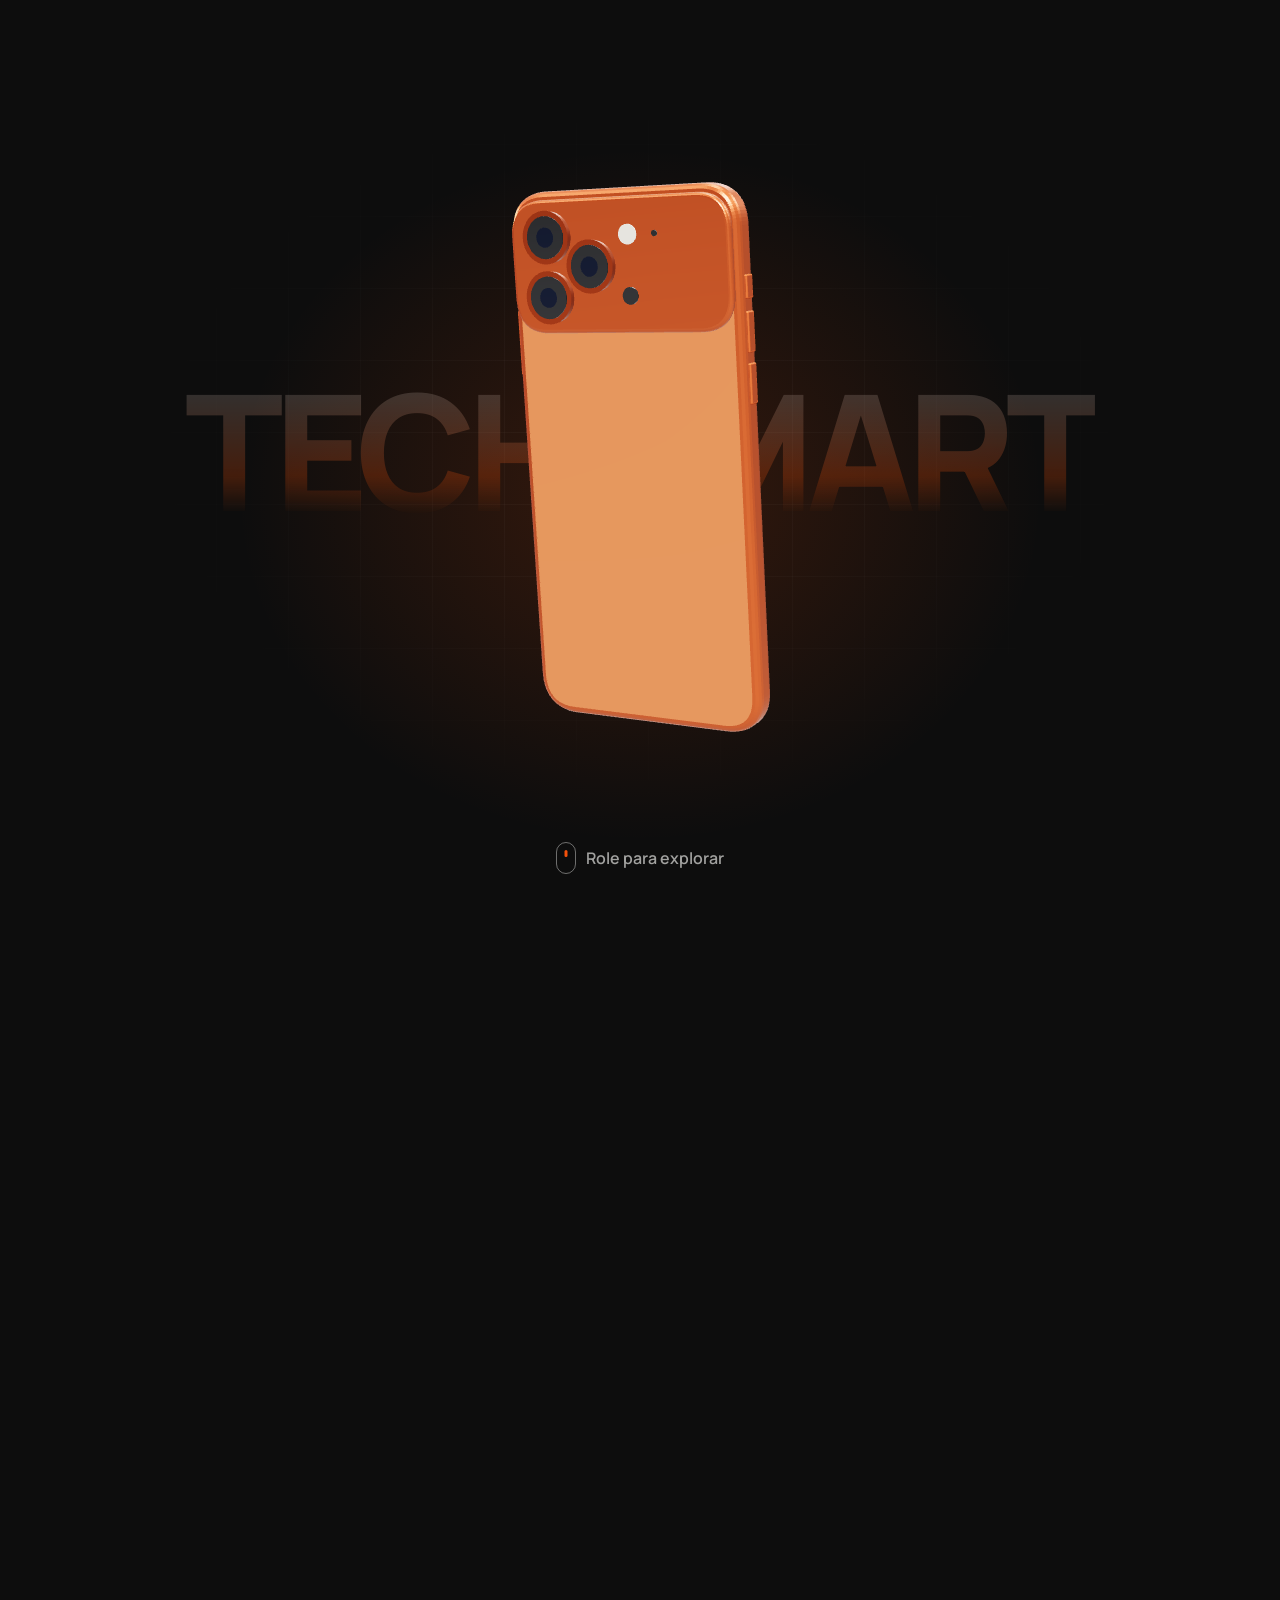
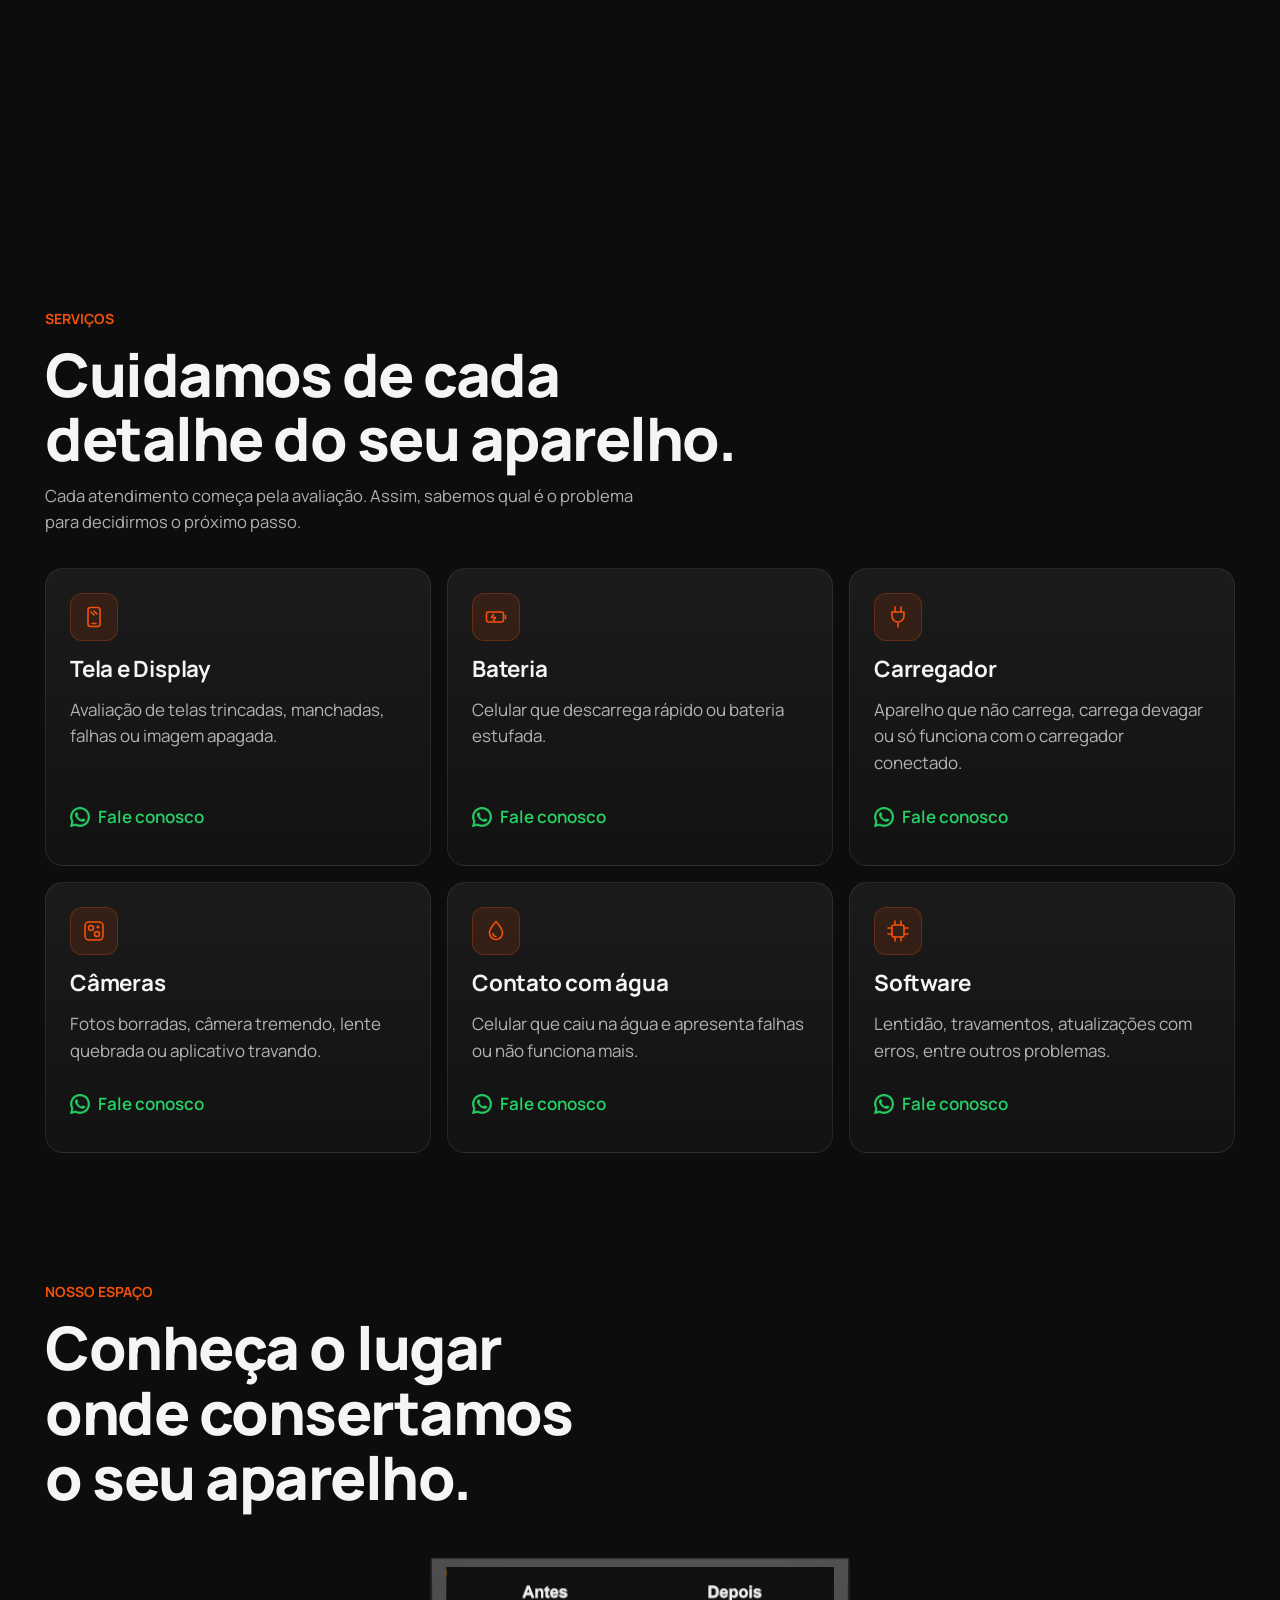
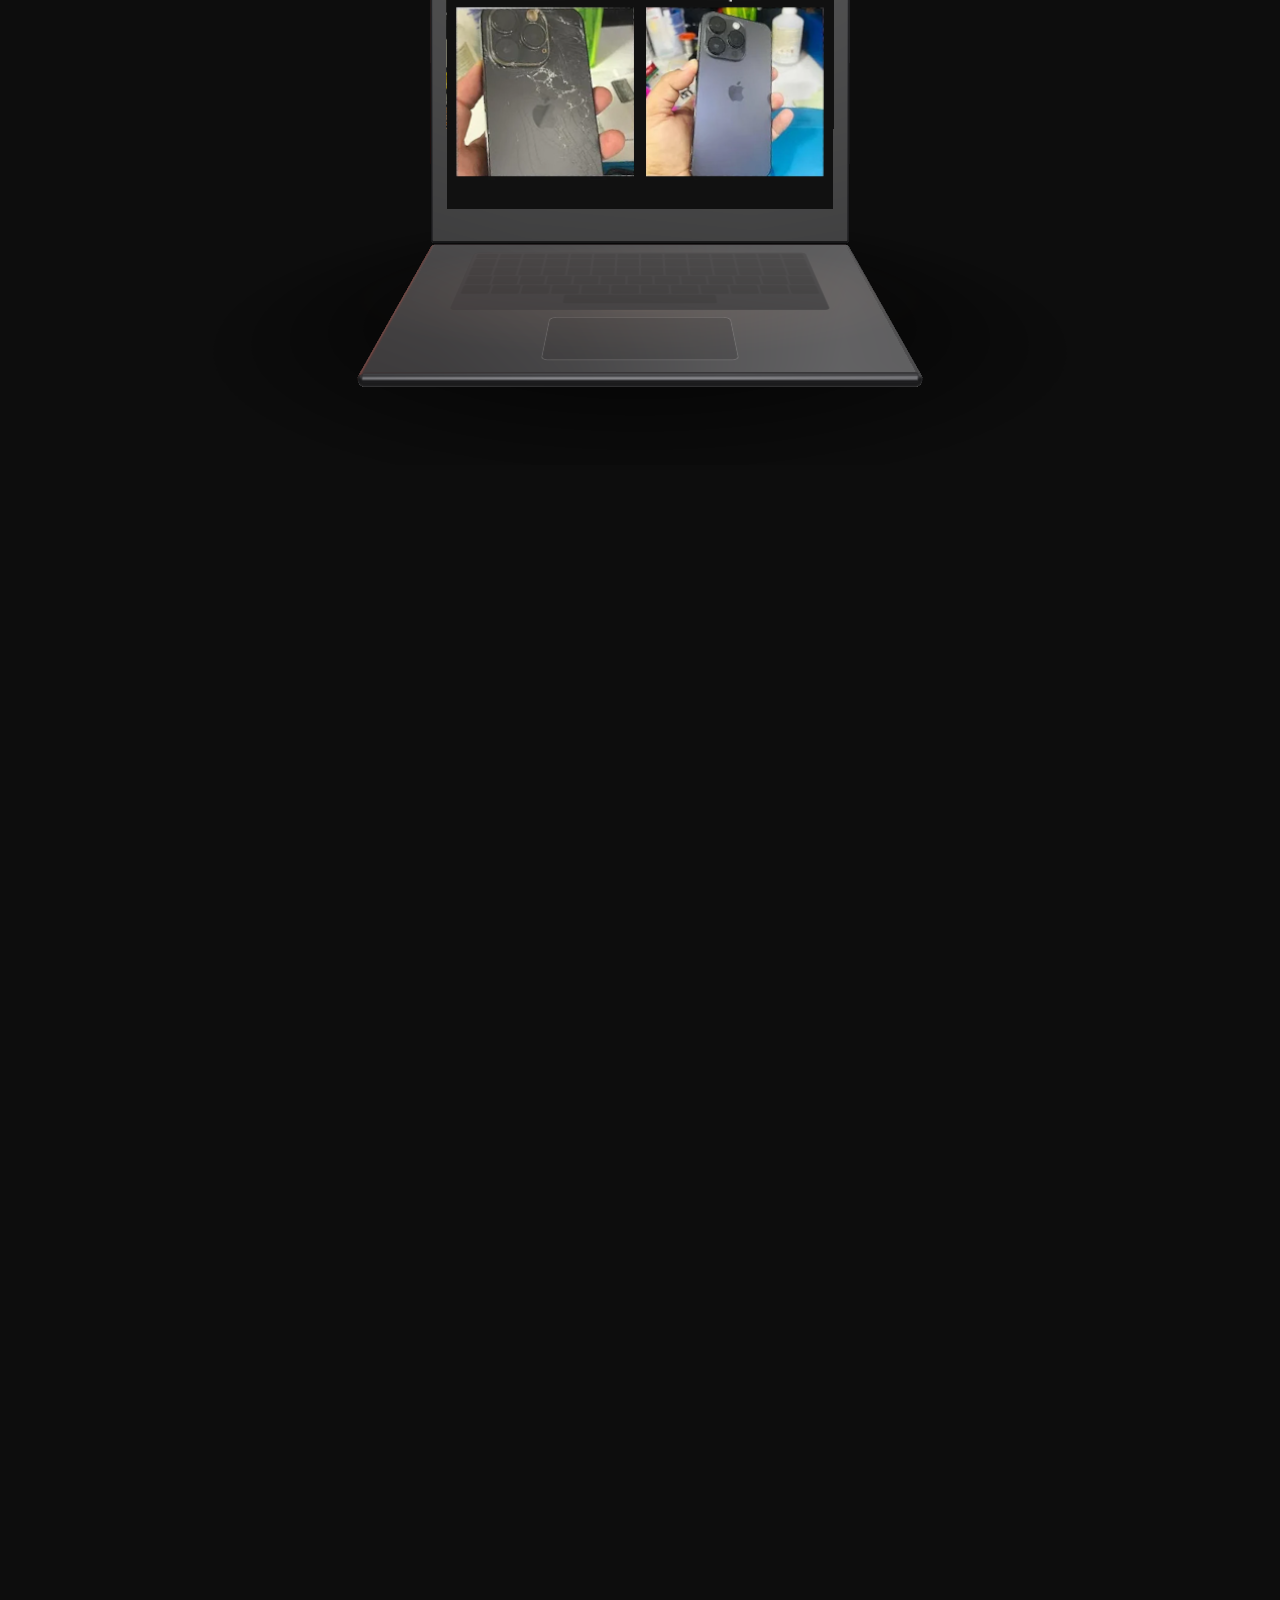
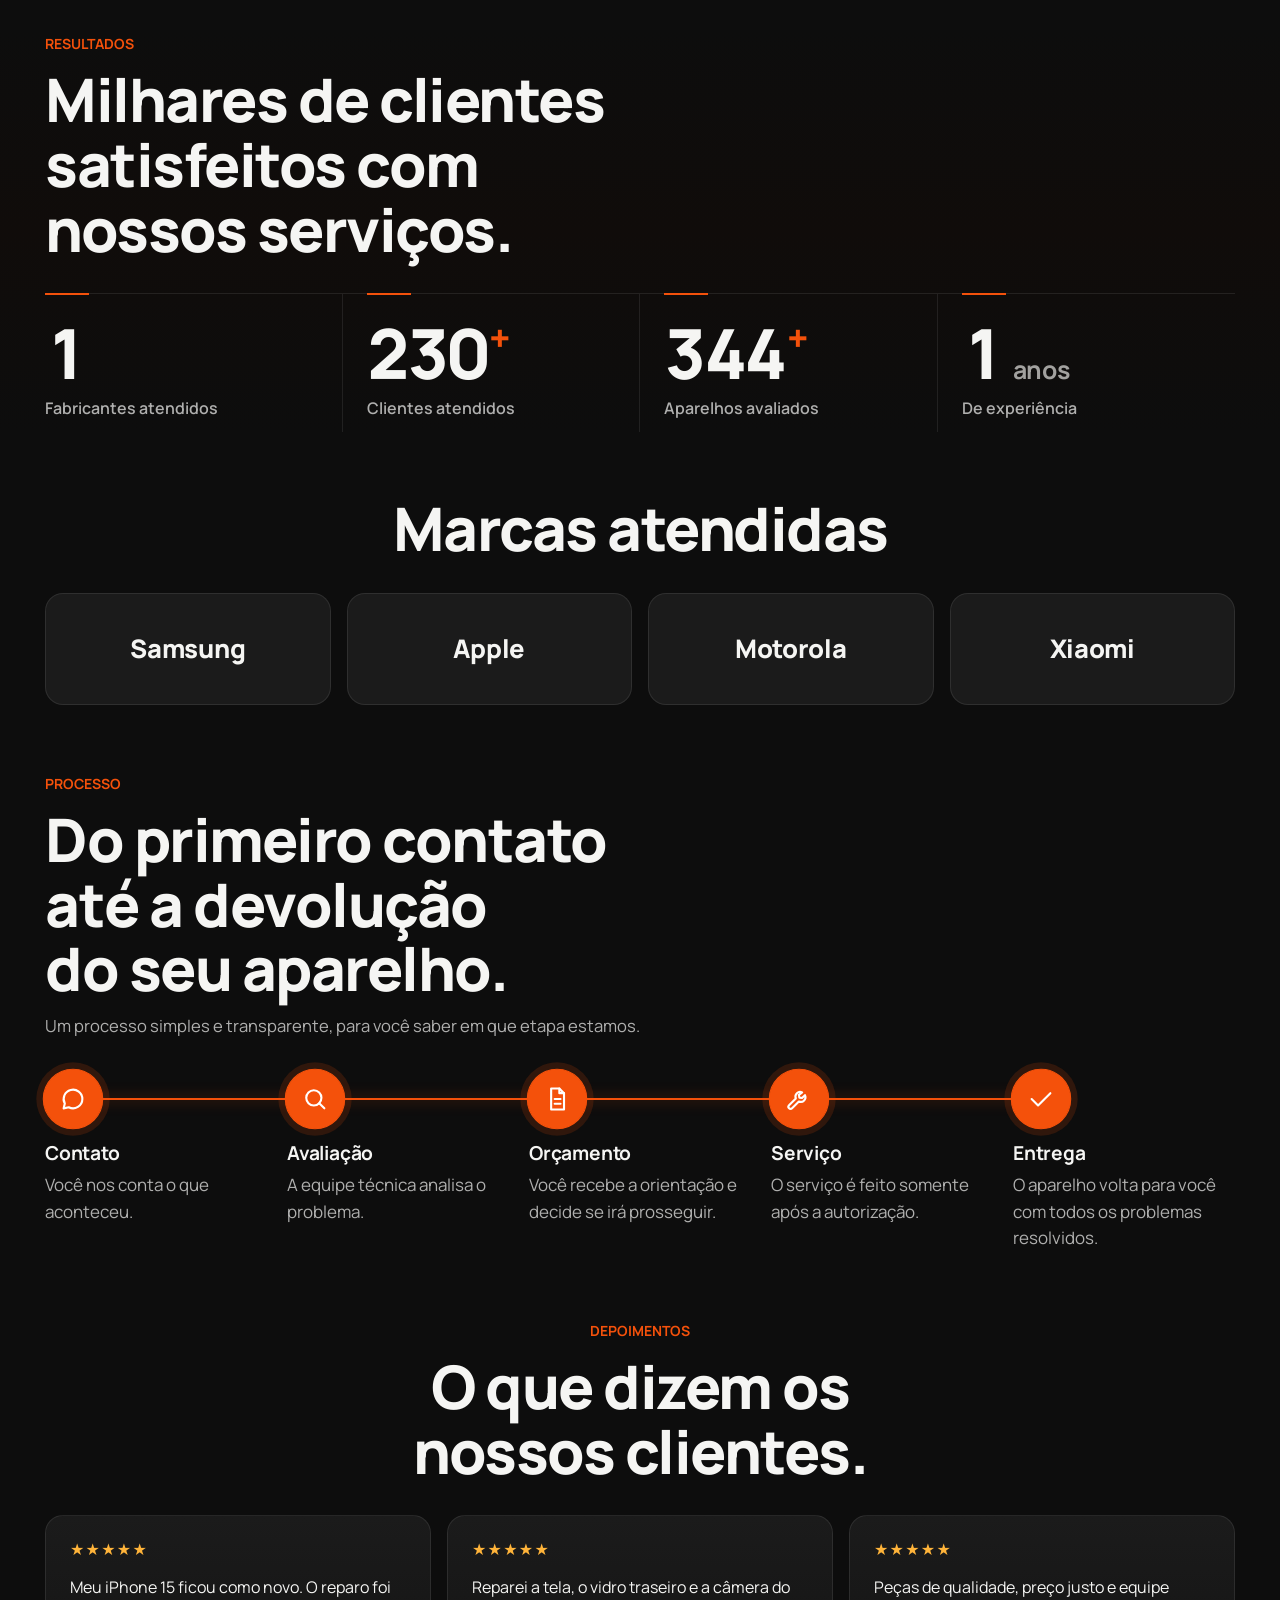
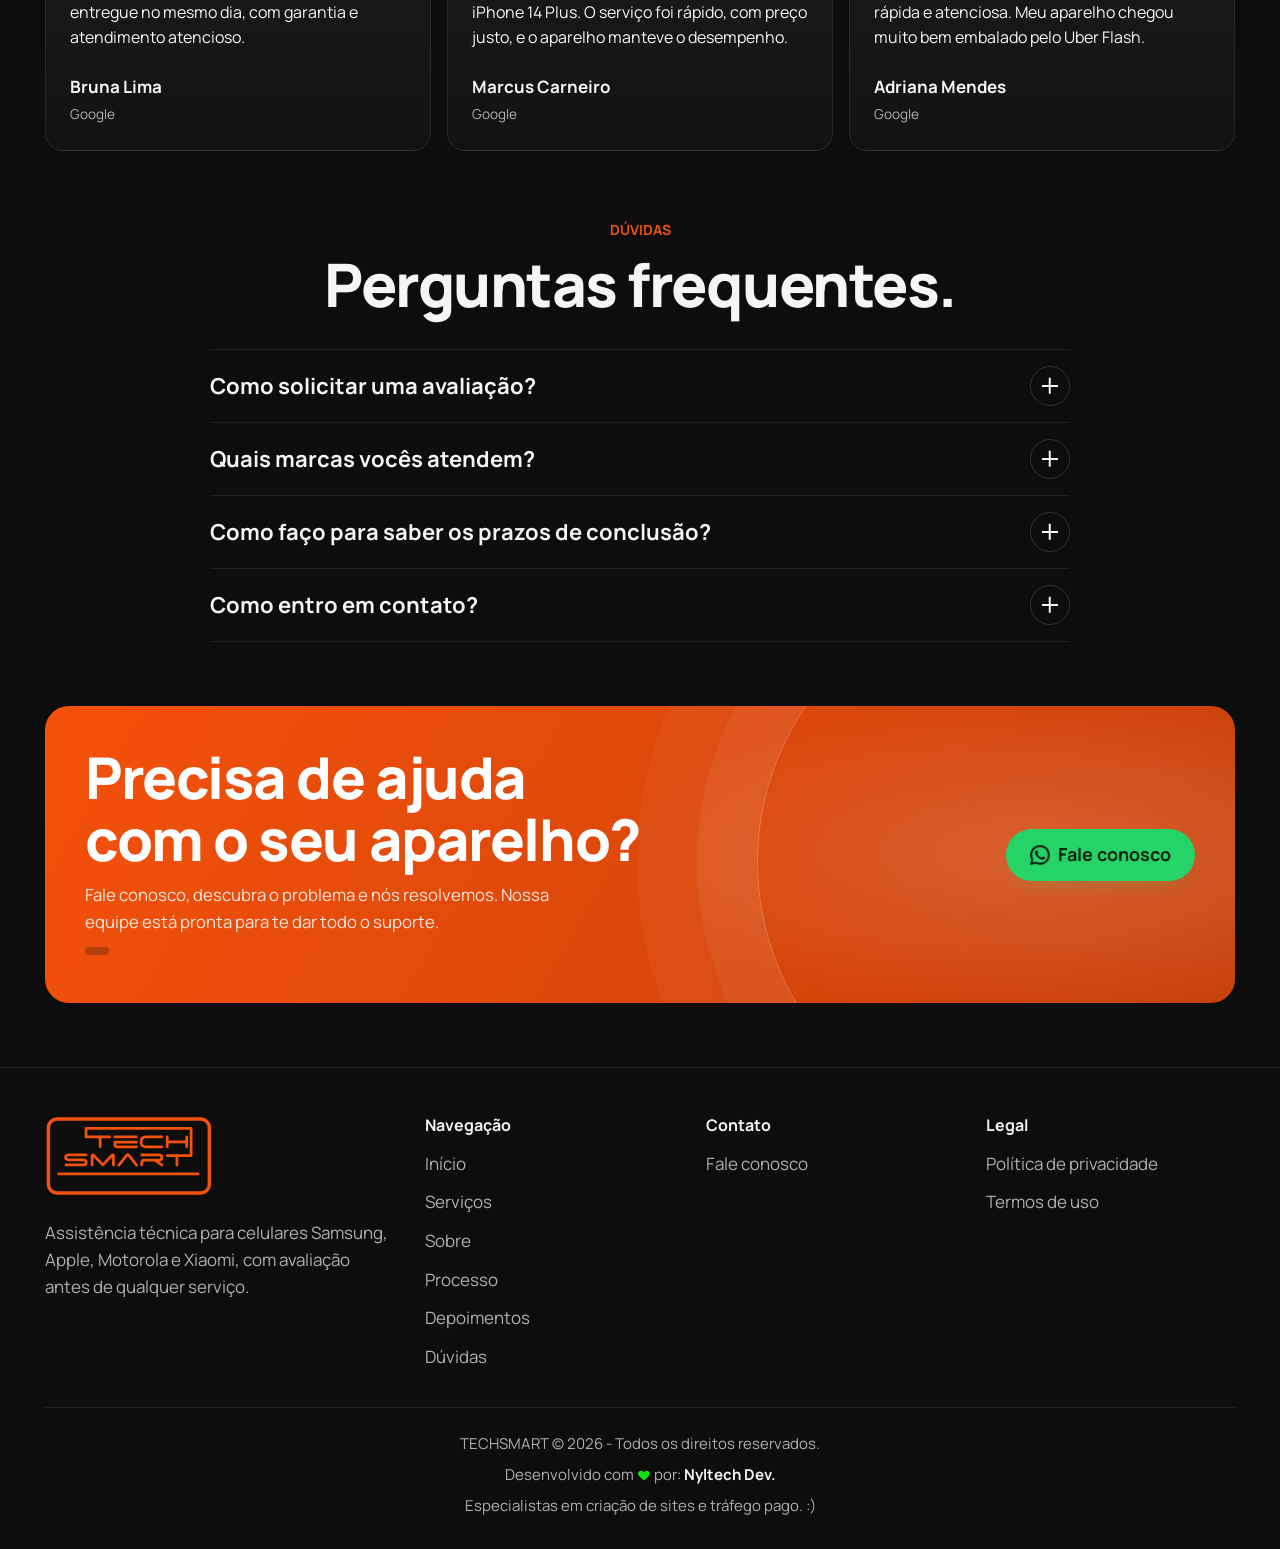
<file: index.html>
<!DOCTYPE html>
<html lang="pt-BR">
<head>
<meta charset="utf-8">
<meta name="viewport" content="width=device-width, initial-scale=1, viewport-fit=cover">
<title>TECHSMART · Assistência técnica</title>
<meta name="description" content="TECHSMART: assistência técnica para celulares Samsung, Apple, Motorola e Xiaomi. Conte o que aconteceu com seu aparelho e receba orientação da nossa equipe.">
<meta property="og:title" content="TECHSMART · Assistência técnica">
<meta property="og:description" content="Assistência técnica para celulares Samsung, Apple, Motorola e Xiaomi.">
<meta property="og:type" content="website">
<meta name="theme-color" content="#0D0D0D">
<link rel="stylesheet" href="assets/immutable/site.43eb560c04df71db.css">

</head>
<body class="nojs">
<a class="btn sm" href="#servicos" style="position:absolute;left:-9999px;top:8px;z-index:99" onfocus="this.style.left='16px'" onblur="this.style.left='-9999px'">Pular para o conteúdo</a>

<header class="hd" id="hd">
  <div class="wrap">
    <a class="logo" href="#inicio" data-go="inicio" aria-label="TECHSMART, voltar ao início"><svg class="brand-logo" viewBox="11 47 125 60" width="144" height="69" aria-hidden="true" focusable="false" xmlns="http://www.w3.org/2000/svg"><g fill="none" stroke="currentColor" stroke-width="2.05" stroke-linecap="round" stroke-linejoin="round"><rect x="13.4" y="49.25" width="120" height="55.2" rx="6.5" stroke-width="2.6"/><path d="M59 62.6H41.5V56.2H119.8V76.5H102"/><path d="M52 62.6V70"/><path d="M63 62.6H79 M79 66.5H63V68.4Q63 70 65.3 70H79"/><path d="M98 62.6H86.2Q82.5 62.6 82.5 66.3T86.2 70H98"/><path d="M102 62.6V70 M102 66.3H116.5 M116.5 62.6V70"/><path d="M41.5 76H28.7Q26.2 76 26.2 77.8T28.7 79.7H39Q41.6 79.7 41.6 81.6T39 83.5H26.5"/><path d="M46 83.5V76.6Q46 75.6 47.1 76.3L54 83.4L60.8 76.3Q61.9 75.6 61.9 76.6V83.5"/><path d="M66 83.6L71.7 76.4Q72.5 75.3 73.4 76.4L79.2 83.6"/><path d="M83 76H95.8Q98 76 98 77.9T95.8 79.8H85.2Q83 79.8 83 82V83.5 M92.7 79.9L98 83.5"/><path d="M109.2 76.5V83.6"/><path d="M21 90.2H125"/></g></svg></a>
    <nav class="nav" id="nav" aria-label="Principal"></nav>
    <a class="btn sm wa" href="#o-que-busca" data-cta="header" data-go="o-que-busca"><i class="ich" aria-hidden="true"></i>Fale conosco</a>
    <button class="burger" id="burger" aria-label="Abrir menu" aria-expanded="false" aria-controls="mm"><span></span><span></span></button>
  </div>
</header>
<div class="mm" id="mm" data-lenis-prevent aria-hidden="true"></div>

<!-- ================= HOME ================= -->
<main class="view" id="v-home">
  <section class="intro" id="inicio" aria-label="Abertura">
    <div class="intro-pin">
      <div class="iword" id="iword" aria-hidden="true">TECHSMART</div>
      <canvas id="ph3d" aria-hidden="true"></canvas>
      <div class="ifb" aria-hidden="true"><div class="cssph"><div>TECH<span style="color:var(--or)">SMART</span></div></div></div>
      <div class="ihint" id="ihint" aria-hidden="true"><i></i>Role para explorar</div>
      <div class="hero" id="hero">
        <div class="wrap hero-tx">
          <span class="eb">Assistência técnica de celulares</span>
          <h1 id="h1"><span class="video-line">Descomplicamos o que</span> <em>parece complicado!</em></h1>
          <p class="lead">Atendemos Samsung, Apple, Motorola e Xiaomi. Conte-nos o problema do seu aparelho e nossa equipe avalia qual é a melhor solução.</p>
          <div class="hero-cta">
            <a class="btn wa" href="#o-que-busca" data-go="o-que-busca" data-cta="hero"><i class="ich" aria-hidden="true"></i>Fale conosco</a>
            <a class="btn gh" href="#servicos" data-go="servicos">Ver serviços</a>
          </div>
        </div>
      </div>
    </div>
  </section>

  <section class="sec" id="servicos" aria-labelledby="t-sv">
    <div class="wrap">
      <div class="head"><span class="eb" data-rv>Serviços</span><h2 id="t-sv" data-rv style="--i:1">Cuidamos de cada detalhe do seu aparelho.</h2><p class="lead" data-rv style="--i:2">Cada atendimento começa pela avaliação. Assim, sabemos qual é o problema para decidirmos o próximo passo.</p></div>
      <div class="sv" id="sv"></div>
    </div>
  </section>

  <section class="sec nes" id="nosso-espaco" aria-labelledby="t-ne" style="padding-top:0">
    <div class="nes-pin">
    <div class="wrap">
      <div class="head"><span class="eb" data-rv>Nosso espaço</span><h2 id="t-ne" data-rv style="--i:1">Conheça o lugar onde consertamos o seu aparelho.</h2></div>
    </div>
    <canvas id="lap3d" aria-hidden="true"></canvas>
    <div class="wrap car-wrap">
      <div class="car" data-rv="z" aria-roledescription="carrossel" aria-label="Fotos da TECHSMART">
        <div class="track" id="track" data-lenis-prevent tabindex="0"></div>
        <div class="car-ui"><div class="dots" id="dots" role="group" aria-label="Escolher foto"></div>
          <div class="arr"><button id="prev" aria-label="Foto anterior"><svg viewBox="0 0 24 24" fill="none" stroke="currentColor" stroke-width="2"><path d="M15 6l-6 6 6 6"/></svg></button><button id="next" aria-label="Próxima foto"><svg viewBox="0 0 24 24" fill="none" stroke="currentColor" stroke-width="2"><path d="M9 6l6 6-6 6"/></svg></button></div></div>
      </div>
    </div>
    </div>
  </section>

  <section class="sec res" id="resultados" aria-labelledby="t-rs">
    <div class="wrap">
      <div class="head"><span class="eb" data-rv>Resultados</span><h2 id="t-rs" data-rv style="--i:1">Milhares de clientes satisfeitos com nossos serviços.</h2></div>
      <div class="st" id="st"></div>
    </div>
  </section>

  <section class="sec" id="o-que-busca" aria-labelledby="t-ob">
    <div class="wrap">
      <div class="head c"><h2 id="t-ob" data-rv style="--i:1">Marcas atendidas</h2></div>
      <div class="bb" id="bb" role="group" aria-label="Marca do aparelho"></div>
      <p class="fbk" id="fbk" aria-live="polite"></p>
    </div>
  </section>

  <section class="sec prs" id="processo" aria-labelledby="t-pr" style="padding-block:0">
    <div class="wrap">
      <div class="head"><span class="eb" data-rv>Processo</span><h2 id="t-pr" data-rv style="--i:1">Do primeiro contato até a devolução do seu aparelho.</h2><p class="lead" data-rv style="--i:2">Um processo simples e transparente, para você saber em que etapa estamos.</p></div>
      <ol class="pr" id="pr" style="list-style:none;margin:0;padding:0"></ol>
    </div>
  </section>

  <section class="sec" id="depoimentos" aria-labelledby="t-dp" style="padding-top:0">
    <div class="wrap">
      <div class="head c"><span class="eb" data-rv>Depoimentos</span><h2 id="t-dp" data-rv style="--i:1">O que dizem os nossos clientes.</h2></div>
      <div id="dp"></div>
    </div>
  </section>

  <section class="sec" id="duvidas" aria-labelledby="t-fq" style="padding-top:0">
    <div class="wrap">
      <div class="head c"><span class="eb" data-rv>Dúvidas</span><h2 id="t-fq" data-rv style="--i:1">Perguntas frequentes.</h2></div>
      <div class="fq" id="fq" data-rv></div>
    </div>
  </section>

  <section class="cta" id="contato" aria-labelledby="t-ct">
    <div class="wrap">
      <div class="ban" data-rv="z">
        <div><h2 id="t-ct">Precisa de ajuda com o seu aparelho?</h2><p>Fale conosco, descubra o problema e nós resolvemos. Nossa equipe está pronta para te dar todo o suporte.</p><span class="ctx" id="ctx" hidden></span></div>
        <a class="btn wa" id="cta-final" href="#o-que-busca" data-go="o-que-busca" data-cta="final"><i class="ich" aria-hidden="true"></i>Fale conosco</a>
      </div>
    </div>
  </section>
</main>

<!-- ================= PÁGINAS INTERNAS ================= -->
<main class="view doc" id="v-politica-de-privacidade" hidden><div class="wrap">
  <a class="back" href="#inicio" data-go="inicio">← Voltar ao início</a>
  <h1>Política de privacidade</h1><p class="upd">Última atualização: 2026. </p>
  <h2>Quais dados este site trata</h2><p>Este site não possui formulários, contas de usuário nem ferramentas de análise ou publicidade ativas. Não coletamos nome, telefone, e-mail ou outros dados pessoais pelo site.</p>
  <h2>Contato pelo WhatsApp</h2><p>Ao tocar em um botão de atendimento, você é direcionado ao WhatsApp, que pertence a outra empresa e segue a própria política de privacidade. As informações que você enviar na conversa são usadas apenas para responder ao seu atendimento.</p>
  <h2>Armazenamento no navegador</h2><p>Esta página não grava cookies, preferências ou identificadores de navegação.</p>
  <h2>Seus direitos</h2><p>Nos termos da LGPD, você pode solicitar informações, correção ou exclusão de dados pessoais tratados pela TECHSMART pelos canais oficiais de atendimento.</p>
</div></main>
<main class="view doc" id="v-termos-de-uso" hidden><div class="wrap">
  <a class="back" href="#inicio" data-go="inicio">← Voltar ao início</a>
  <h1>Termos de uso</h1><p class="upd">Última atualização: 2026. </p>
  <h2>Sobre este site</h2><p>Este site apresenta os serviços da TECHSMART e facilita o contato para atendimento. As informações têm caráter informativo e não constituem orçamento.</p>
  <h2>Orçamentos e serviços</h2><p>Valores, prazos e condições de cada serviço são informados somente após a avaliação do aparelho e dependem da disponibilidade de peças.</p>
  <h2>Marcas citadas</h2><p>Samsung, Apple, Motorola e Xiaomi são marcas de seus respectivos titulares e aparecem aqui apenas para indicar os fabricantes de aparelhos atendidos.</p>
  <h2>Alterações</h2><p>Estes termos podem ser atualizados a qualquer momento. A versão vigente é sempre a publicada nesta página.</p>
</div></main>
<main class="view doc" id="v-404" hidden><div class="wrap" style="text-align:center">
  <span class="eb">Erro 404</span><h1>Página não encontrada.</h1><p class="lead" style="margin-inline:auto">O endereço acessado não existe ou mudou de lugar.</p>
  <p style="margin-top:28px"><a class="btn" href="#inicio" data-go="inicio">Voltar ao início</a></p>
</div></main>

<footer class="ft">
  <div class="wrap">
    <div class="ft-g">
      <div><a class="logo" href="#inicio" data-go="inicio" aria-label="TECHSMART, voltar ao início"><svg class="brand-logo" viewBox="11 47 125 60" width="144" height="69" aria-hidden="true" focusable="false" xmlns="http://www.w3.org/2000/svg"><g fill="none" stroke="currentColor" stroke-width="2.05" stroke-linecap="round" stroke-linejoin="round"><rect x="13.4" y="49.25" width="120" height="55.2" rx="6.5" stroke-width="2.6"/><path d="M59 62.6H41.5V56.2H119.8V76.5H102"/><path d="M52 62.6V70"/><path d="M63 62.6H79 M79 66.5H63V68.4Q63 70 65.3 70H79"/><path d="M98 62.6H86.2Q82.5 62.6 82.5 66.3T86.2 70H98"/><path d="M102 62.6V70 M102 66.3H116.5 M116.5 62.6V70"/><path d="M41.5 76H28.7Q26.2 76 26.2 77.8T28.7 79.7H39Q41.6 79.7 41.6 81.6T39 83.5H26.5"/><path d="M46 83.5V76.6Q46 75.6 47.1 76.3L54 83.4L60.8 76.3Q61.9 75.6 61.9 76.6V83.5"/><path d="M66 83.6L71.7 76.4Q72.5 75.3 73.4 76.4L79.2 83.6"/><path d="M83 76H95.8Q98 76 98 77.9T95.8 79.8H85.2Q83 79.8 83 82V83.5 M92.7 79.9L98 83.5"/><path d="M109.2 76.5V83.6"/><path d="M21 90.2H125"/></g></svg></a><p class="ft-d">Assistência técnica para celulares Samsung, Apple, Motorola e Xiaomi, com avaliação antes de qualquer serviço.</p></div>
      <div><h4>Navegação</h4><ul id="ft-nav"></ul></div>
      <div><h4>Contato</h4><ul id="ft-ct"></ul></div>
      <div><h4>Legal</h4><ul><li><a href="#politica-de-privacidade">Política de privacidade</a></li><li><a href="#termos-de-uso">Termos de uso</a></li></ul></div>
    </div>
    <div class="cred">
      <p id="copy">TECHSMART © 2026 - Todos os direitos reservados.</p>
      <p>Desenvolvido com <svg class="heart" viewBox="0 0 24 24" fill="currentColor" role="img" aria-label="amor"><path d="M12 21s-7.5-4.6-9.6-9.3C1 8.4 3 4.5 6.9 4.5c2.1 0 3.7 1.1 5.1 2.9 1.4-1.8 3-2.9 5.1-2.9C21 4.5 23 8.4 21.6 11.7 19.5 16.4 12 21 12 21z"/></svg> por: <a href="https://www.nyltech.com.br" target="_blank" rel="noopener noreferrer">Nyltech Dev.</a></p>
      <p class="sub">Especialistas em criação de sites e tráfego pago. :)</p>
    </div>
  </div>
</footer>

<a class="wa-fab" id="wa-fab" href="#o-que-busca" data-go="o-que-busca" aria-label="Fale conosco"><i class="ich" aria-hidden="true"></i></a>


<script src="assets/immutable/site.f7647d70d5060798.js"></script>

<script type="module" src="assets/immutable/scene.7bea86d5a0da45ec.js"></script>



</body>
</html>
</file>
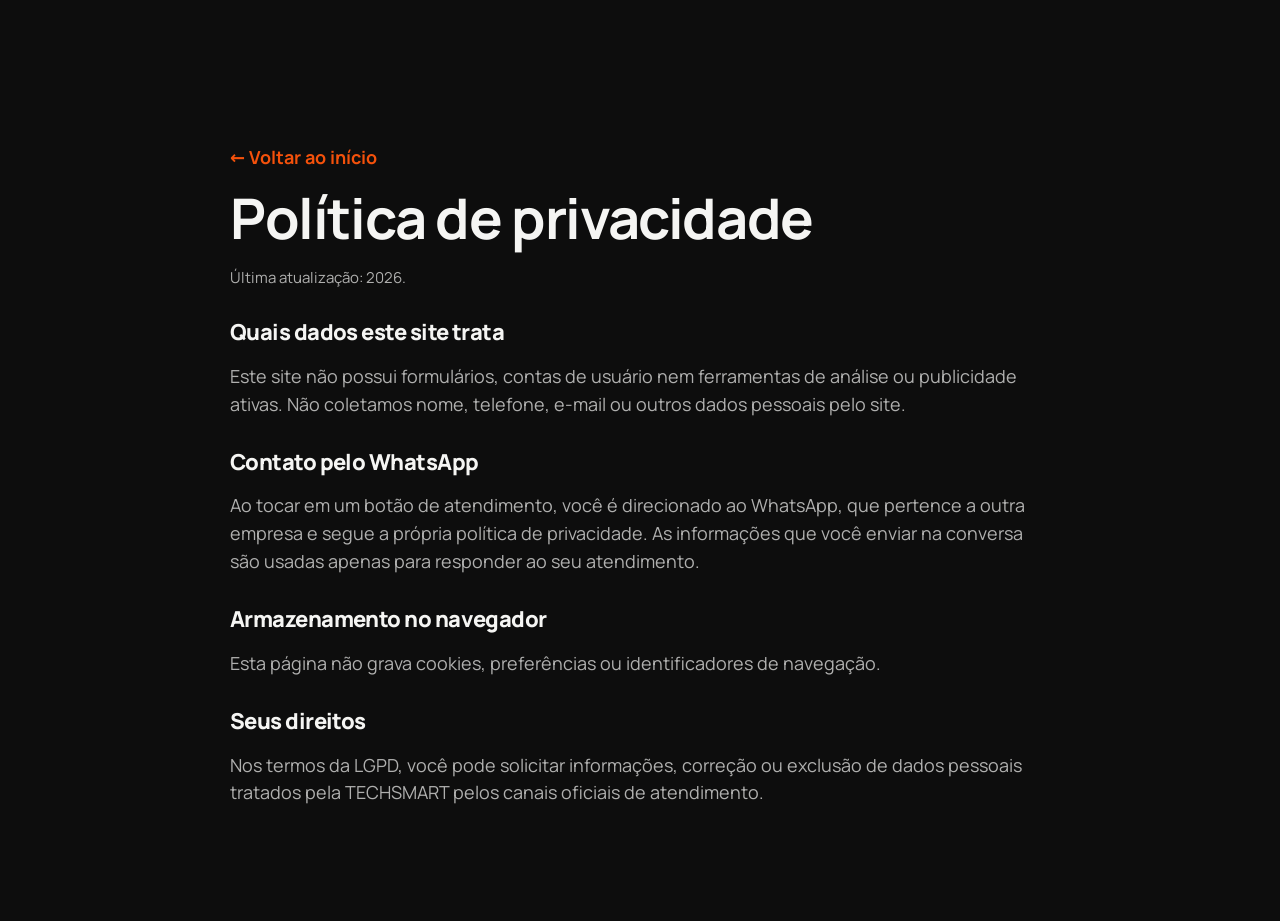
<file: politica-de-privacidade/index.html>
<!doctype html>
<html lang="pt-BR"><head><meta charset="utf-8"><meta name="viewport" content="width=device-width,initial-scale=1"><title>Política de privacidade · TECHSMART</title><link rel="stylesheet" href="../assets/immutable/site.43eb560c04df71db.css"></head><body><main class="view doc" id="v-politica-de-privacidade"><div class="wrap">
  <a class="back" href="../index.html#inicio" data-go="inicio">← Voltar ao início</a>
  <h1>Política de privacidade</h1><p class="upd">Última atualização: 2026. </p>
  <h2>Quais dados este site trata</h2><p>Este site não possui formulários, contas de usuário nem ferramentas de análise ou publicidade ativas. Não coletamos nome, telefone, e-mail ou outros dados pessoais pelo site.</p>
  <h2>Contato pelo WhatsApp</h2><p>Ao tocar em um botão de atendimento, você é direcionado ao WhatsApp, que pertence a outra empresa e segue a própria política de privacidade. As informações que você enviar na conversa são usadas apenas para responder ao seu atendimento.</p>
  <h2>Armazenamento no navegador</h2><p>Esta página não grava cookies, preferências ou identificadores de navegação.</p>
  <h2>Seus direitos</h2><p>Nos termos da LGPD, você pode solicitar informações, correção ou exclusão de dados pessoais tratados pela TECHSMART pelos canais oficiais de atendimento.</p>
</div></main></body></html>
</file>
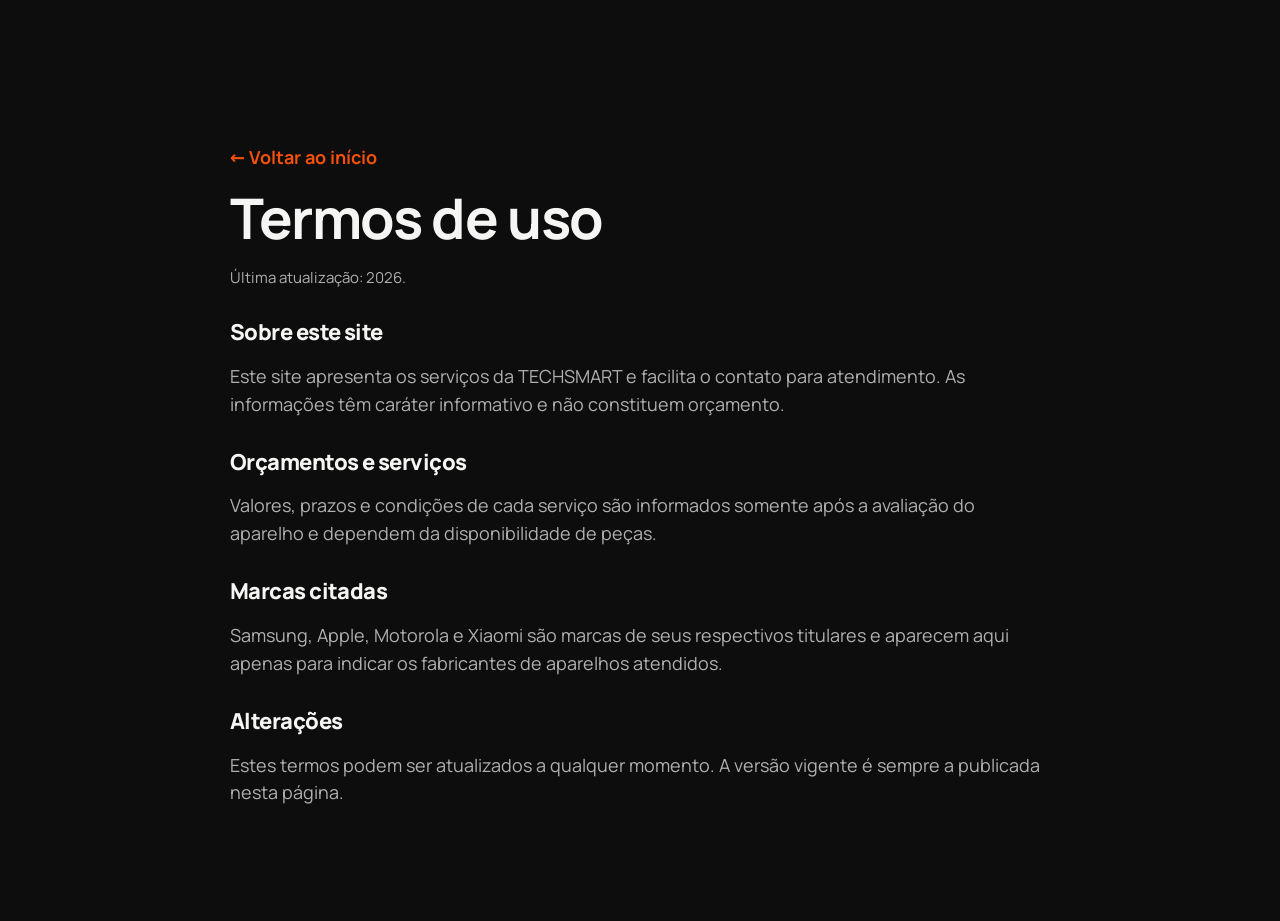
<file: termos-de-uso/index.html>
<!doctype html>
<html lang="pt-BR"><head><meta charset="utf-8"><meta name="viewport" content="width=device-width,initial-scale=1"><title>Termos de uso · TECHSMART</title><link rel="stylesheet" href="../assets/immutable/site.43eb560c04df71db.css"></head><body><main class="view doc" id="v-termos-de-uso"><div class="wrap">
  <a class="back" href="../index.html#inicio" data-go="inicio">← Voltar ao início</a>
  <h1>Termos de uso</h1><p class="upd">Última atualização: 2026. </p>
  <h2>Sobre este site</h2><p>Este site apresenta os serviços da TECHSMART e facilita o contato para atendimento. As informações têm caráter informativo e não constituem orçamento.</p>
  <h2>Orçamentos e serviços</h2><p>Valores, prazos e condições de cada serviço são informados somente após a avaliação do aparelho e dependem da disponibilidade de peças.</p>
  <h2>Marcas citadas</h2><p>Samsung, Apple, Motorola e Xiaomi são marcas de seus respectivos titulares e aparecem aqui apenas para indicar os fabricantes de aparelhos atendidos.</p>
  <h2>Alterações</h2><p>Estes termos podem ser atualizados a qualquer momento. A versão vigente é sempre a publicada nesta página.</p>
</div></main></body></html>
</file>
<file: assets/immutable/site.43eb560c04df71db.css>
:root{color-scheme:dark;--or:#F4510B;--or-2:#FF7A3D;--bg:#0D0D0D;--bg-2:#121212;--sf:#1B1B1B;--sf-2:#242424;--ln:rgba(245,245,243,.09);--ln-2:rgba(245,245,243,.16);--tx:#F5F5F3;--mu:rgba(245,245,243,.64);--mu-2:rgba(245,245,243,.42);--heart:#14DF14;--r:18px;--r-sm:12px;--wrap:1240px;--pad:max(5vw,18px);--sec:clamp(84px,11vw,150px);--e:cubic-bezier(.2,.7,.2,1);--d1:.2s;--d2:.5s;--hd:76px;--z-hd:50;--z-fab:60;--z-ck:70}:root[data-theme=light],:root[data-theme=dark]{color-scheme:dark}*{box-sizing:border-box;min-width:0}html{scroll-padding-top:calc(var(--hd) + 12px);-webkit-text-size-adjust:100%}body{margin:0;background:var(--bg);color:var(--tx);font:16px/1.6 Manrope,system-ui,-apple-system,Segoe UI,sans-serif;overflow-x:clip;-webkit-font-smoothing:antialiased}img{max-width:100%;display:block}a{color:inherit}button{font:inherit;color:inherit}:focus-visible{outline:2px solid var(--or);outline-offset:3px;border-radius:6px}.wrap{width:min(var(--wrap),100%);margin-inline:auto;padding-inline:var(--pad)}.sec{padding-block:var(--sec);position:relative}.eb{display:inline-flex;align-items:center;gap:8px;color:var(--or);font-weight:700;font-size:.875rem;margin-bottom:14px}h1,h2,h3{margin:0;line-height:1.08;letter-spacing:-.025em;text-wrap:balance}h2{font-size:clamp(2rem,4.2vw,3.25rem);font-weight:800}h3{font-size:1.2rem;font-weight:700;letter-spacing:-.01em}.lead{color:var(--mu);font-size:clamp(1rem,1.3vw,1.125rem);max-width:58ch;margin:18px 0 0}.head{max-width:760px;margin-bottom:clamp(40px,5vw,64px)}.head.c{margin-inline:auto;text-align:center}.head.c .lead{margin-inline:auto}.btn{--h:54px;display:inline-flex;align-items:center;justify-content:center;gap:10px;height:var(--h);padding:0 26px;border-radius:999px;border:0;background:var(--or);color:#fff;font-weight:700;font-size:.95rem;text-decoration:none;cursor:pointer;transition:background var(--d1),transform var(--d1) var(--e),box-shadow var(--d1);box-shadow:0 10px 30px -12px #f4510bb3}.btn:hover{background:var(--or-2);transform:translateY(-2px)}.btn:active{transform:translateY(0)}.btn.gh{background:transparent;color:var(--tx);box-shadow:inset 0 0 0 1px var(--ln-2)}.btn.gh:hover{background:#f5f5f30f}.btn.sm{--h:44px;padding:0 18px;font-size:.875rem}.btn svg{width:18px;height:18px;flex:none}.hd{position:fixed;inset:0 0 auto;z-index:var(--z-hd);padding-top:env(safe-area-inset-top);transition:background var(--d2),border-color var(--d2),backdrop-filter var(--d2);border-bottom:1px solid transparent}.hd.on{background:#0d0d0dc7;backdrop-filter:blur(14px) saturate(1.3);-webkit-backdrop-filter:blur(14px) saturate(1.3);border-color:var(--ln)}.hd .wrap{height:var(--hd);display:flex;align-items:center;gap:24px}.logo{display:inline-flex;align-items:center;gap:10px;text-decoration:none;font-weight:800;letter-spacing:.02em;font-size:1.15rem}.logo i{width:30px;height:30px;border-radius:9px;background:var(--or);display:grid;place-items:center;font-style:normal;color:#fff;font-size:.9rem;box-shadow:0 6px 18px -6px #f4510bcc}.logo b{color:var(--or)}.nav{display:flex;gap:4px;margin-left:auto}.nav a{white-space:nowrap;padding:8px 10px;border-radius:999px;text-decoration:none;color:var(--mu);font-size:.875rem;font-weight:600;transition:color var(--d1),background var(--d1)}.nav a:hover{color:var(--tx)}.nav a.act{color:var(--tx);background:#f5f5f312}.burger{display:none;margin-left:auto;width:44px;height:44px;border-radius:50%;border:1px solid var(--ln-2);background:transparent;cursor:pointer;flex-direction:column;align-items:center;justify-content:center;padding:0}.burger span{display:block;width:18px;height:2px;background:var(--tx);border-radius:2px;transition:transform .3s var(--e),opacity .2s;box-shadow:0 0}.burger span+span{margin-top:5px}.mm{position:fixed;inset:0;z-index:calc(var(--z-hd) - 1);background:#0d0d0df7;backdrop-filter:blur(10px);display:flex;flex-direction:column;justify-content:center;gap:6px;padding:calc(var(--hd) + 20px) var(--pad) 40px;opacity:0;visibility:hidden;transition:opacity .3s,visibility .3s}.mm.open{opacity:1;visibility:visible}.mm a:not(.btn){font-size:1.6rem;font-weight:800;text-decoration:none;padding:6px 0;color:var(--mu)}.mm a.act{color:var(--tx)}.mm .btn{margin-top:18px;align-self:flex-start}body.lock{overflow:hidden}.burger[aria-expanded=true] span:first-child{transform:translateY(3.5px) rotate(45deg)}.burger[aria-expanded=true] span:last-child{transform:translateY(-3.5px) rotate(-45deg)}@media(max-width:1280px){.nav,.hd .wrap>.btn{display:none}.burger{display:flex}}.hd .wrap>.btn{white-space:nowrap;flex:none}.intro{position:relative;height:560vh;height:560svh}.intro-pin{position:sticky;top:0;height:100vh;height:100svh;overflow:hidden;isolation:isolate;background:radial-gradient(45% 55% at 50% 55%,rgba(244,81,11,.18),transparent 70%),var(--bg)}.intro-pin:after{content:"";position:absolute;inset:0;z-index:-1;background-image:linear-gradient(var(--ln) 1px,transparent 1px),linear-gradient(90deg,var(--ln) 1px,transparent 1px);background-size:72px 72px;-webkit-mask:radial-gradient(55% 55% at 50% 50%,#000,transparent 75%);mask:radial-gradient(55% 55% at 50% 50%,#000,transparent 75%);opacity:.45}.iword{position:absolute;left:50%;top:50%;translate:-50% -50%;font-weight:800;font-size:clamp(3.6rem,15vw,15rem);letter-spacing:-.055em;line-height:.8;white-space:nowrap;color:transparent;background:linear-gradient(180deg,#f5f5f329,#f4510b3d 70%,#f4510b00);-webkit-background-clip:text;background-clip:text;pointer-events:none;will-change:transform,opacity}#ph3d{position:absolute;inset:0;width:100%;height:100%;display:block}.ifb{position:absolute;inset:0;display:none;place-items:center}.intro.no3d .ifb{display:grid}.cssph{width:min(280px,58%);aspect-ratio:78/163;border-radius:44px;background:linear-gradient(160deg,#f08a4b,#c9531b);padding:9px;box-shadow:0 40px 80px -30px #000000e6,0 0 90px -20px #f4510b73;animation:fl 6s ease-in-out infinite}.cssph div{height:100%;border-radius:36px;background:radial-gradient(80% 50% at 50% 30%,rgba(244,81,11,.35),transparent),#0b0b0b;display:grid;place-items:center;font-weight:800;letter-spacing:.05em}@keyframes fl{50%{transform:translateY(-14px) rotate(-2deg)}}.ihint{position:absolute;left:50%;bottom:calc(26px + env(safe-area-inset-bottom));translate:-50% 0;display:flex;align-items:center;gap:10px;color:var(--mu);font-size:.82rem;font-weight:600;transition:opacity .4s}.ihint i{width:20px;height:32px;border-radius:12px;border:1.5px solid var(--mu-2);position:relative}.ihint i:after{content:"";position:absolute;left:50%;top:7px;width:3px;height:7px;border-radius:2px;background:var(--or);translate:-50% 0;animation:sc 1.8s var(--e) infinite}@keyframes sc{0%{opacity:0;transform:translateY(0)}30%{opacity:1}to{opacity:0;transform:translateY(10px)}}.hero{position:absolute;inset:0;display:grid;align-items:center;padding:calc(var(--hd) + 24px) 0 40px;background:radial-gradient(50% 60% at 50% 45%,rgba(244,81,11,.16),transparent 70%),var(--bg);opacity:0;visibility:hidden;will-change:opacity}.hero.on{visibility:visible}.hero-tx{text-align:center;display:flex;flex-direction:column;align-items:center}.hero h1{font-size:clamp(2.5rem,6vw,5.2rem);font-weight:800;letter-spacing:-.035em;max-width:14ch}.hero h1 em{font-style:normal;color:var(--or)}.hero .lead{font-size:clamp(1.05rem,1.4vw,1.2rem);margin-inline:auto}.hero-cta{display:flex;flex-wrap:wrap;justify-content:center;gap:12px;margin-top:34px}.hero-tx>*{transform:translateY(calc((1 - var(--hp,1)) * 22px))}.hd{transition:background var(--d2),border-color var(--d2),backdrop-filter var(--d2),opacity .5s var(--e),transform .5s var(--e)}body.in-intro .hd{opacity:0;pointer-events:none;transform:translateY(-12px)}body.in-intro .wa-fab{opacity:0;pointer-events:none}@media(max-width:900px){.intro{height:480vh;height:480svh}}[data-rv]{opacity:0;transform:translateY(18px);transition:opacity .55s var(--e),transform .55s var(--e);transition-delay:calc(var(--i,0) * 70ms)}[data-rv=l]{transform:translate(-20px)}[data-rv=r]{transform:translate(20px)}[data-rv=z]{transform:scale(.97)}[data-rv].vis,.nojs [data-rv]{opacity:1;transform:none}.sv{display:grid;grid-template-columns:repeat(3,minmax(0,1fr));gap:18px}.card{position:relative;background:linear-gradient(180deg,var(--sf),var(--bg-2));border:1px solid var(--ln);border-radius:var(--r);padding:28px;display:flex;flex-direction:column;gap:12px;transition:transform .25s var(--e),border-color .25s,box-shadow .25s}.card:hover{transform:translateY(-4px);border-color:#f4510b73;box-shadow:0 24px 50px -28px #f4510b73}.ic{width:48px;height:48px;border-radius:14px;display:grid;place-items:center;background:#f4510b1f;color:var(--or);border:1px solid rgba(244,81,11,.25)}.card p{margin:0;color:var(--mu);font-size:.95rem}.card .bn{font-size:.875rem;color:var(--tx);font-weight:600;display:flex;gap:8px;align-items:flex-start}.card .bn:before{content:"";flex:none;margin-top:8px;width:6px;height:6px;border-radius:50%;background:var(--or)}.card .lk{margin-top:auto;padding-top:6px;color:var(--or);font-weight:700;font-size:.9rem;text-decoration:none;display:inline-flex;gap:6px;align-items:center;min-height:44px}.card .lk span{transition:transform var(--d1)}.card .lk:hover span{transform:translate(4px)}@media(max-width:1000px){.sv{grid-template-columns:repeat(2,minmax(0,1fr))}}@media(max-width:620px){.sv{grid-template-columns:1fr}}.car{position:relative}#lap3d{display:none}.nes.lap{height:400vh;height:400svh;padding:0}.nes.lap .nes-pin{position:sticky;top:0;height:100vh;height:100svh;display:flex;flex-direction:column;padding-top:calc(var(--hd) + 28px);overflow:hidden}.nes.lap .nes-pin .head{margin-bottom:0}.nes.lap #lap3d{display:block;flex:1;min-height:0;width:100%}.nes.lap .car-wrap{display:none}@media(max-width:900px){.nes.lap{height:330vh;height:330svh}}.track{display:flex;gap:18px;overflow-x:auto;scroll-snap-type:x mandatory;cursor:grab;user-select:none;-webkit-user-select:none;scrollbar-width:none;padding-bottom:4px;overscroll-behavior-x:contain}.track::-webkit-scrollbar{display:none}.track.drag{cursor:grabbing;scroll-snap-type:none}.track img{pointer-events:none}.slide{flex:0 0 min(78%,820px);scroll-snap-align:center;aspect-ratio:16/10;border-radius:22px;overflow:hidden;position:relative;background:var(--sf);border:1px solid var(--ln)}.slide img{width:100%;height:100%;object-fit:cover}.ph{position:absolute;inset:0;display:grid;place-items:center;text-align:center;padding:24px;background:radial-gradient(70% 60% at 30% 20%,rgba(244,81,11,.16),transparent 70%),repeating-linear-gradient(135deg,rgba(245,245,243,.025) 0 2px,transparent 2px 14px),linear-gradient(160deg,#1d1d1d,#101010)}.ph b{display:block;font-size:clamp(1.2rem,2.4vw,1.8rem);letter-spacing:-.02em}.ph small{color:var(--mu-2);font-size:.85rem}.slide figcaption{position:absolute;left:18px;bottom:16px;padding:8px 14px;border-radius:999px;background:#0d0d0db3;backdrop-filter:blur(8px);font-weight:700;font-size:.85rem}.car-ui{display:flex;align-items:center;justify-content:space-between;gap:16px;margin-top:22px}.dots{display:flex;gap:6px}.dots button{width:28px;height:44px;border:0;background:none;cursor:pointer;display:grid;place-items:center;padding:0}.dots button:after{content:"";width:22px;height:4px;border-radius:4px;background:var(--ln-2);transition:background .3s,width .3s}.dots button[aria-current=true]:after{background:var(--or)}.arr{display:flex;gap:10px}.arr button{width:48px;height:48px;border-radius:50%;border:1px solid var(--ln-2);background:transparent;cursor:pointer;display:grid;place-items:center;transition:background var(--d1),border-color var(--d1)}.arr button:hover{background:#f4510b24;border-color:#f4510b80}.arr svg{width:18px;height:18px}.res{background:linear-gradient(180deg,var(--bg),#100c0a 50%,var(--bg))}.st{display:grid;grid-template-columns:repeat(4,minmax(0,1fr));border-top:1px solid var(--ln)}.st>div{padding:34px 26px 10px 0;border-right:1px solid var(--ln);position:relative}.st>div:last-child{border-right:0}.st>div+div{padding-left:26px}.st>div:before{content:"";position:absolute;top:-1px;left:0;height:2px;width:0;background:var(--or);transition:width 1s var(--e)}.st>div.vis:before{width:44px}.st>div+div:before{left:26px}.num{font-size:clamp(2.6rem,5.4vw,4.4rem);font-weight:800;letter-spacing:-.04em;line-height:1;font-variant-numeric:tabular-nums}.num .un{font-size:.36em;letter-spacing:-.01em;color:var(--mu);margin-left:6px;font-weight:700}.num sup{color:var(--or);font-size:.55em;vertical-align:top;margin-left:2px}.st p{margin:10px 0 0;color:var(--mu);font-weight:600}.pend{display:inline-block;margin-top:8px;font-size:.75rem;color:var(--mu-2)}@media(max-width:860px){.st{grid-template-columns:repeat(2,minmax(0,1fr))}.st>div{border-right:0;border-bottom:1px solid var(--ln);padding:28px 12px 22px 0}.st>div+div{padding-left:0}.st>div:nth-child(2n){padding-left:18px;border-left:1px solid var(--ln)}.st>div+div:before{left:0}.st>div:nth-child(2n):before{left:18px}}.bb{display:grid;grid-template-columns:repeat(4,minmax(0,1fr));gap:14px}.brand{position:relative;height:150px;border-radius:var(--r);border:1px solid var(--ln);background:var(--sf);cursor:pointer;display:flex;flex-direction:column;align-items:center;justify-content:center;gap:8px;text-decoration:none;transition:transform .25s var(--e),border-color .25s,background .25s;overflow:hidden}.brand b{font-size:clamp(1.25rem,2vw,1.6rem);font-weight:800;letter-spacing:-.01em}.brand small{color:var(--mu-2);font-size:.8rem;font-weight:600;transition:color .25s}.brand:after{content:"";position:absolute;inset:auto 0 0;height:3px;background:var(--or);transform:scaleX(0);transform-origin:left;transition:transform .35s var(--e)}.brand:hover{transform:translateY(-3px);border-color:var(--ln-2);background:var(--sf-2)}.brand:hover:after{transform:scaleX(1)}.brand[aria-pressed=true]{border-color:var(--or);background:linear-gradient(180deg,rgba(244,81,11,.14),var(--sf))}.brand[aria-pressed=true]:after{transform:scaleX(1)}.brand[aria-pressed=true] small{color:var(--or)}.fbk{margin-top:22px;min-height:28px;color:var(--mu);font-weight:600;text-align:center}.fbk b{color:var(--tx)}@media(max-width:760px){.bb{grid-template-columns:repeat(2,minmax(0,1fr))}.brand{height:118px}}.prs{position:relative}@media(min-width:901px)and (prefers-reduced-motion:no-preference){.prs{height:300vh}.prs>.wrap{position:sticky;top:0;height:100vh;display:flex;flex-direction:column;justify-content:center;padding-top:var(--hd)}}.pr{display:grid;grid-template-columns:repeat(5,minmax(0,1fr));gap:18px;position:relative;--p:0}.pr:before,.pr:after{content:"";position:absolute;left:24px;right:24px;top:23px;height:2px;background:var(--ln)}.pr:after{background:var(--or);transform:scaleX(var(--p));transform-origin:left;box-shadow:0 0 14px #f4510b99;will-change:transform}.stp h3,.stp p{opacity:.38;transform:translateY(8px);transition:opacity .7s var(--e),transform .7s var(--e)}.stp.on h3,.stp.on p{opacity:1;transform:none}.stp .n{transition:border-color .6s,background .6s,color .6s,transform .6s var(--e),box-shadow .6s}.stp.on .n{transform:scale(1.08);box-shadow:0 0 0 6px #f4510b26}.stp{position:relative;z-index:1}.stp .n{width:48px;height:48px;border-radius:50%;display:grid;place-items:center;background:var(--bg);border:1.5px solid var(--ln-2);font-weight:800;transition:border-color .4s,background .4s,color .4s}.stp.on .n{border-color:var(--or);background:var(--or);color:#fff}.stp .n svg{width:22px;height:22px}.stp .n{color:var(--mu)}.stp h3{margin:22px 0 8px;font-size:1.05rem}.stp p{margin:0;color:var(--mu);font-size:.93rem}.note{margin-top:34px;color:var(--mu-2);font-size:.85rem}@media(max-width:900px){.pr{grid-template-columns:1fr;gap:28px;padding-left:4px}.pr:before,.pr:after{inset:24px auto 24px 27px;width:2px;height:auto}.pr:after{transform:scaleY(var(--p));transform-origin:top}.stp{display:grid;grid-template-columns:48px 1fr;column-gap:20px}.stp h3{margin:10px 0 6px}.stp p{grid-column:2}}.dp{display:grid;grid-template-columns:repeat(3,minmax(0,1fr));gap:18px}.dp blockquote{margin:0}.dp .card p{color:var(--tx);font-size:1rem}.dp cite{font-style:normal;color:var(--mu);font-size:.875rem;font-weight:600}.empty{border:1px dashed var(--ln-2);border-radius:var(--r);padding:clamp(28px,5vw,52px);text-align:center;color:var(--mu);max-width:760px;margin-inline:auto}.empty b{display:block;color:var(--tx);font-size:1.15rem;margin-bottom:6px}@media(max-width:900px){.dp{grid-template-columns:1fr}}.fq{max-width:860px;margin-inline:auto;border-top:1px solid var(--ln)}.qa{border-bottom:1px solid var(--ln)}.qa button{width:100%;display:flex;align-items:center;justify-content:space-between;gap:18px;text-align:left;padding:24px 0;background:none;border:0;cursor:pointer;font-size:clamp(1rem,1.4vw,1.15rem);font-weight:700;min-height:44px}.qa .pl{flex:none;width:34px;height:34px;border-radius:50%;border:1px solid var(--ln-2);display:grid;place-items:center;transition:transform .35s var(--e),background .25s,border-color .25s}.qa .pl:before,.qa .pl:after{content:"";position:absolute;width:12px;height:1.5px;background:currentColor}.qa .pl{position:relative}.qa .pl:after{transform:rotate(90deg);transition:transform .35s var(--e)}.qa button[aria-expanded=true] .pl{background:var(--or);border-color:var(--or)}.qa button[aria-expanded=true] .pl:after{transform:rotate(0)}.qa .ans{display:grid;grid-template-rows:0fr;transition:grid-template-rows .4s var(--e)}.qa .ans>div{overflow:hidden}.qa .ans p{margin:0 0 24px;color:var(--mu);max-width:68ch}.qa button[aria-expanded=true]+.ans{grid-template-rows:1fr}.cta{padding-block:clamp(40px,6vw,80px) var(--sec)}.ban{position:relative;overflow:hidden;border-radius:28px;padding:clamp(40px,7vw,92px) clamp(24px,6vw,80px);background:radial-gradient(60% 90% at 85% 50%,rgba(255,255,255,.16),transparent 60%),linear-gradient(120deg,#f4510b,#c7400a);display:grid;grid-template-columns:minmax(0,1.3fr) auto;align-items:center;gap:32px;isolation:isolate}.ban:after{content:"";position:absolute;right:-6%;top:-40%;width:46%;aspect-ratio:1;border-radius:50%;border:1px solid rgba(255,255,255,.25);z-index:-1;box-shadow:0 0 0 60px #ffffff0d,0 0 0 120px #ffffff09}.ban h2{color:#fff;font-size:clamp(2rem,4.6vw,3.6rem)}.ban p{color:#ffffffdb;margin:16px 0 0;max-width:52ch;font-size:1.05rem}.ban .ctx{display:inline-block;margin-top:14px;padding:6px 12px;border-radius:999px;background:#0d0d0d40;color:#fff;font-weight:700;font-size:.85rem}.ban .btn{background:#0d0d0d;box-shadow:0 14px 34px -14px #000000b3}.ban .btn:hover{background:#1f1f1f}@media(max-width:800px){.ban{grid-template-columns:1fr;text-align:center}.ban p{margin-inline:auto}.ban .btn{justify-self:center}}.ft{border-top:1px solid var(--ln);padding:64px 0 calc(32px + env(safe-area-inset-bottom))}.ft-g{display:grid;grid-template-columns:minmax(0,1.4fr) repeat(3,minmax(0,1fr));gap:36px}.ft h4{margin:0 0 14px;font-size:.9rem;color:var(--tx)}.ft ul{list-style:none;margin:0;padding:0;display:grid;gap:4px}.ft li a,.ft li span{color:var(--mu);text-decoration:none;font-size:.92rem;display:inline-block;padding:5px 0;transition:color var(--d1)}.ft li a:hover{color:var(--or)}.ft-d{color:var(--mu);font-size:.95rem;max-width:36ch;margin:16px 0 0}.cred{margin-top:56px;padding-top:28px;border-top:1px solid var(--ln);display:grid;gap:6px;justify-items:center;text-align:center;font-size:.84rem;color:var(--mu)}.cred p{margin:0}.cred a{color:var(--tx);text-decoration:none;font-weight:700;transition:color var(--d1)}.cred a:hover{color:var(--heart)}.cred .sub{font-size:.76rem;color:var(--mu-2)}.heart{display:inline-block;width:14px;height:14px;vertical-align:-2px;color:var(--heart);animation:hb 1.3s ease-in-out infinite;transform-origin:50% 60%}@keyframes hb{0%,to{transform:scale(1)}15%{transform:scale(1.25)}30%{transform:scale(1)}45%{transform:scale(1.16)}60%{transform:scale(1)}}@media(max-width:900px){.ft-g{grid-template-columns:1fr 1fr}.ft-g>div:first-child{grid-column:1/-1}}@media(max-width:520px){.ft-g{grid-template-columns:1fr}}.wa-fab{position:fixed;right:max(20px,env(safe-area-inset-right));bottom:max(20px,env(safe-area-inset-bottom));z-index:var(--z-fab);width:60px;height:60px;border-radius:50%;display:grid;place-items:center;background:#25d366;color:#fff;box-shadow:0 10px 26px -10px #25d36699;transition:transform .25s var(--e)}.wa-fab:hover{transform:scale(1.07)}.btn.wa{background:#25d366;box-shadow:0 10px 30px -12px #25d366b3}.btn.wa:hover{background:#1fbe5a}.ich{display:inline-block;background:currentColor;-webkit-mask:url([data-uri]) center/contain no-repeat;mask:url([data-uri]) center/contain no-repeat}.wa-fab .ich{width:30px;height:30px}.btn .ich{width:20px;height:20px;flex:none}.btn.sm .ich,.card .lk .ich{width:18px;height:18px}.card .lk{color:#25d366}.wa-fab:before{content:"";position:absolute;inset:0;border-radius:50%;background:#25d366;z-index:-1;animation:wp 2.6s cubic-bezier(.2,.6,.3,1) infinite}@keyframes wp{0%{transform:scale(1);opacity:.4}to{transform:scale(1.55);opacity:0}}@media(max-width:640px){.wa-fab{width:54px;height:54px}}.view[hidden]{display:none}.doc{padding:calc(var(--hd) + 64px) 0 var(--sec)}.doc .wrap{max-width:820px}.doc h1{font-size:clamp(2.2rem,4.4vw,3.4rem);font-weight:800;margin:6px 0 10px}.doc h2{font-size:1.35rem;margin:38px 0 10px}.doc p,.doc li{color:var(--mu)}.doc .upd{color:var(--mu-2);font-size:.88rem}.back{display:inline-flex;align-items:center;gap:8px;color:var(--or);font-weight:700;text-decoration:none;min-height:44px}@media(prefers-reduced-motion:reduce){html{scroll-behavior:auto}*,*:before,*:after{animation:none!important;transition-duration:.01ms!important}[data-rv]{opacity:1;transform:none}.intro{height:auto}.intro-pin{position:relative}#ph3d,.iword,.ihint,.ifb{display:none!important}.hero{position:relative;opacity:1;visibility:visible}body.in-intro .hd{opacity:1;pointer-events:auto;transform:none}}@font-face{font-family:Manrope;src:url(manrope.a30ddcd349703aff.woff2) format("woff2");font-weight:200 800;font-style:normal;font-display:swap}@media(min-width:1050px){:root{--desktop-scale:1;--hd:calc(76px * var(--desktop-scale));--sec:calc(150px * var(--desktop-scale))}@supports (zoom: calc(100vw/1920px)){:root{--desktop-scale:clamp(.84, calc(100vw/1920px) ,1)}}.wrap{width:min(1048px,calc(100% - 36px));padding-inline:0;zoom:var(--desktop-scale)}.hd .wrap{height:76px}.hd .wrap>.btn,.nav{display:inline-flex}.burger{display:none}.hero{padding:0 0 16px}.hero h1{font-size:5.2rem;max-width:none;line-height:1.08}.hero h1 .video-line,.hero h1 em{display:block}.hero .lead{font-size:1.2rem;max-width:58ch}#servicos .head{max-width:750px}#servicos .card{min-height:280px}#nosso-espaco .head{max-width:570px}#processo .head{max-width:660px}.nes.lap .nes-pin{padding-top:calc(104px * var(--desktop-scale))}.nes.lap #lap3d{margin-inline:auto;width:100%;max-width:1100px}.iword{font-size:clamp(3.6rem,12.6vw,15rem)}.ihint,.wa-fab{zoom:var(--desktop-scale)}}@media(max-width:1049px){.btn,.btn.sm{font-size:1rem}.btn.sm{min-height:44px}}@media(min-width:901px)and (prefers-reduced-motion:no-preference){.prs>.wrap{height:100svh}}@media(min-width:1050px)and (prefers-reduced-motion:no-preference){.prs>.wrap{height:calc(100svh / var(--desktop-scale));padding-top:76px}}h2{font-size:clamp(2.25rem,5vw,3.75rem)}h3{font-size:1.4rem}.eb{font-size:1rem;margin-bottom:16px}.lead{font-size:clamp(1.125rem,1.6vw,1.3125rem);margin-top:20px}.head{margin-bottom:clamp(28px,4vw,56px)}.btn{--h:64px;font-size:1.125rem;padding-inline:clamp(20px,3vw,32px);gap:12px}.btn.sm{--h:52px;font-size:1rem;padding-inline:18px;gap:9px}.btn svg,.btn .ich{width:23px;height:23px}.btn.sm svg,.btn.sm .ich{width:20px;height:20px}.logo{font-size:1.3rem}.logo i{width:36px;height:36px;font-size:1rem}.burger{width:50px;height:50px}.burger span{width:22px}.mm{overflow-y:auto;justify-content:safe center}.mm a:not(.btn){font-size:1.75rem}.hero{padding-inline:0}.hero h1{font-size:clamp(2.75rem,9.5vw,5.75rem)}.hero-cta{margin-top:clamp(24px,4vw,36px);gap:14px}.card{padding:clamp(22px,2.5vw,30px);gap:15px}.ic{width:56px;height:56px;border-radius:16px}.ic svg{width:29px;height:29px}.card p,.card .lk,.stp p,.ft-d,.ft li a,.ft li span{font-size:1.0625rem}.card .lk .ich{width:22px;height:22px}.sv,.pr{gap:22px}.brand b{font-size:clamp(1.35rem,2vw,1.8rem)}.brand small,.ft h4{font-size:1rem}.stp h3{font-size:1.2rem;margin-bottom:10px}.stp .n{width:56px;height:56px}.stp .n svg{width:26px;height:26px}.pr:before,.pr:after{left:28px;right:calc((100% - 88px)/5 - 28px);top:27px}.qa button{font-size:clamp(1.15rem,2vw,1.375rem);padding-block:22px}.qa .pl{width:42px;height:42px}.qa .pl:before,.qa .pl:after{width:16px}.wa-fab{width:68px;height:68px}.wa-fab .ich{width:35px;height:35px}.ihint{font-size:1rem}@media(min-width:1050px){:root{--hd:calc(88px * var(--desktop-scale))}.wrap{width:min(1190px,calc(100% - 48px))}.hd .wrap{height:88px;justify-content:center;gap:clamp(16px,2vw,32px)}.nav{gap:2px;margin-left:0}.nav a{font-size:1rem;padding-inline:8px}.hero h1{font-size:5.9rem}.hero .lead{font-size:1.375rem}#servicos .head{max-width:850px}#servicos .card{min-height:304px}#nosso-espaco .head{max-width:670px}#processo .head{max-width:755px}.nes.lap .nes-pin{padding-top:calc(112px * var(--desktop-scale))}.prs>.wrap{padding-top:88px}}@media(max-width:900px){.pr{gap:26px}.pr:before,.pr:after{left:31px;right:auto;bottom:calc(var(--last-step-height,54px) - 28px)}.stp{grid-template-columns:56px minmax(0,1fr)}}@media(max-width:620px){:root{--sec:clamp(65px,13vw,88px)}body{font-size:17px}.wrap{padding-inline:max(5vw,18px)}h2{font-size:clamp(2.1rem,9vw,3rem)}.hero{padding:clamp(24px,7svh,64px) 0 20px}.hero h1{font-size:clamp(2.45rem,9.5vw,4rem)}.hero .lead{font-size:1.125rem;line-height:1.5}.hero-cta{gap:10px}.hero-cta .btn{--h:56px;padding-inline:16px;font-size:1rem;gap:8px}.hero-cta .btn .ich{width:21px;height:21px}.brand{padding-inline:10px;overflow-wrap:anywhere}.wa-fab{width:60px;height:60px}.wa-fab .ich{width:32px;height:32px}.ihint{font-size:.9rem}}@media(max-width:620px)and (max-height:650px){.hero{padding-block:26px 12px}.hero h1{font-size:clamp(2.2rem,8.5vw,3rem)}.hero .eyebrow,.hero .eb{margin-bottom:10px}.hero .lead{margin-top:14px}.hero-cta{margin-top:18px}}@media(max-width:900px){.mm{overscroll-behavior:contain;padding-bottom:max(28px,env(safe-area-inset-bottom))}.hero,.cta,.ft{overflow-wrap:anywhere}.hd.on,.mm{-webkit-backdrop-filter:none;backdrop-filter:none;background-color:#131313}.wa-fab{bottom:max(18px,env(safe-area-inset-bottom));right:max(16px,env(safe-area-inset-right))}}@media(max-width:620px){.intro-pin:has(.hero.on) .hero{overflow-y:auto;overscroll-behavior-y:auto}}@media(prefers-reduced-motion:reduce){.intro-pin{height:auto;min-height:100svh;display:grid}.stp h3,.stp p{opacity:1;transform:none}.pr:after{--p:1}}.logo{color:var(--or);flex:none}.brand-logo{display:block;width:144px;height:auto}.ft .brand-logo{width:168px;max-width:100%}@media(max-width:1049px){.hd .brand-logo{width:120px}}.brand[data-brand=Samsung]{--brand-mask:url([data-uri])}.brand[data-brand=Apple]{--brand-mask:url([data-uri])}.brand[data-brand=Motorola]{--brand-mask:url([data-uri])}.brand[data-brand=Xiaomi]{--brand-mask:url([data-uri])}.brand:before{content:"";position:absolute;inset:14% 12%;pointer-events:none;background:#e3e6ea;mask:var(--brand-mask) center / contain no-repeat;opacity:0;transform:scale(.54);transition:opacity .26s ease,transform .48s cubic-bezier(.18,.7,.28,1)}.brand>b,.brand>small{position:relative;z-index:1}.brand:focus-visible:before{opacity:.19;transform:scale(1)}.brand[data-brand=Samsung]:before{inset:29% 11%}.brand[data-brand=Apple]:before,.brand[data-brand=Motorola]:before,.brand[data-brand=Xiaomi]:before{inset:12% 19%}@media(hover:hover)and (pointer:fine){.brand:hover:before{opacity:.19;transform:scale(1)}}.review-stars{color:#ffb43a;font-size:1.15rem;letter-spacing:.08em;line-height:1.15}.review-person{display:grid;gap:2px;margin-top:auto;padding-top:8px}.review-person small{color:var(--mu);font-size:.85rem}@media(min-width:769px)and (max-width:900px){#dp .dp{grid-template-columns:repeat(3,minmax(0,1fr));gap:12px}#dp .card{padding:18px}}.faq-contact{color:var(--or-2);font-weight:800;text-decoration-line:underline;text-decoration-color:var(--or);text-underline-offset:.19em;text-decoration-thickness:1.5px}@media(max-width:620px){.hero h1{font-size:clamp(1.95rem,8.6vw,3.6rem);max-width:18ch}}:root{--space-1: 4px;--space-2: 8px;--space-3: 12px;--space-4: 16px;--space-5: 20px;--space-6: 24px;--space-8: 32px;--space-10: 40px;--space-12: 48px;--space-16: 64px;--space-20: 80px;--space-24: 96px;--space-page: var(--space-6);--sec: var(--space-24);--size-hero: clamp(2.5rem, 4.6vw, 3.5rem);--size-title: clamp(2rem, 3.3vw, 2.625rem);--size-card-title: clamp(1.5rem, 2.2vw, 1.75rem);--size-subtitle: clamp(1.125rem, 1.7vw, 1.375rem);--size-body: 1.125rem;--size-small: 1rem;--size-meta: .9375rem;--size-control: 1.0625rem;--weight-body: 400;--weight-medium: 500;--weight-action: 600;--weight-title: 700;--line-title: 1.16;--line-body: 1.57;--track-title: -.03em;--control-small: 40px;--control-default: 48px;--control-primary: 52px;--radius-card: 18px;--radius-panel: 24px;--radius-icon: 12px;--radius-pill: 999px;--layout-width: 1190px;--layout-text: 68ch;--shadow-action: 0 10px 24px -16px rgba(37,211,102,.55);--mute-readable: rgba(245,245,243,.7);--rule: 1px solid var(--ln)}body{font-size:var(--size-body);font-weight:var(--weight-body);line-height:var(--line-body)}.wrap{width:min(var(--layout-width),100%);padding-inline:var(--space-page)}h1,h2,h3{font-weight:var(--weight-title);line-height:var(--line-title);letter-spacing:var(--track-title)}.hero h1,.doc h1{font-size:var(--size-hero);font-weight:var(--weight-title);line-height:var(--line-title)}h2,.ban h2{font-size:var(--size-title);font-weight:var(--weight-title)}h3{font-size:var(--size-card-title);font-weight:var(--weight-title)}.ft h4{font-size:1.125rem;line-height:var(--line-title);font-weight:var(--weight-title)}.eb{font-size:var(--size-small);font-weight:var(--weight-action);margin-bottom:var(--space-3)}.view .eb{text-transform:uppercase}.lead,.hero .lead,.ban p{font-size:var(--size-subtitle);line-height:var(--line-body);margin-top:var(--space-4)}.lead,.hero .lead{color:var(--mute-readable);max-width:60ch}.head{margin-bottom:var(--space-10)}.hero h1{max-width:min(22ch,100%)}.hero-cta{margin-top:var(--space-8);gap:var(--space-3)}.btn,.hero-cta .btn,.btn.sm{--h:var(--control-default);font-size:var(--size-control);font-weight:var(--weight-action);line-height:1.2;gap:var(--space-2);padding-inline:var(--space-6);border-radius:var(--radius-pill)}.btn.wa,.hero-cta .btn.wa{--h:var(--control-primary);box-shadow:var(--shadow-action);color:#082614}.hero-cta .btn.gh{--h:var(--control-primary)}.btn.sm{--h:var(--control-small);min-height:var(--control-small);padding-inline:var(--space-4)}.btn .ich,.btn svg,.btn.sm .ich,.btn.sm svg,.hero-cta .btn .ich{width:20px;height:20px}.hd .wrap{gap:var(--space-6)}.nav{gap:var(--space-1)}.nav a{font-size:var(--size-small);font-weight:var(--weight-action);padding:var(--space-2) var(--space-3)}.burger{width:var(--control-default);height:var(--control-default)}.mm{gap:var(--space-2)}.mm a:not(.btn){font-size:1.375rem;line-height:1.35;padding-block:var(--space-2)}.sv,.bb,.dp,#dp .dp{gap:var(--space-4)}.card,#dp .card{padding:var(--space-6);gap:var(--space-4);border:var(--rule);border-radius:var(--radius-card)}#servicos .card{min-height:unset}.ic{width:48px;height:48px;border-radius:var(--radius-icon)}.ic svg{width:24px;height:24px}.card p,.stp p,.ft-d,.ft li a,.ft li span{font-size:var(--size-body);line-height:var(--line-body);color:var(--mute-readable)}.card .lk{min-height:var(--control-default);font-size:var(--size-control);font-weight:var(--weight-action);gap:var(--space-2);padding-top:0}.card .lk .ich{width:20px;height:20px}.brand{height:120px;padding-inline:var(--space-3);border:var(--rule);border-radius:var(--radius-card)}.brand b{font-size:var(--size-card-title);font-weight:var(--weight-title)}.fbk{margin-top:var(--space-4)}.st>div{padding:var(--space-8) var(--space-6) var(--space-3) 0}.st>div+div{padding-left:var(--space-6)}.st>div+div:before{left:var(--space-6)}.st p{margin-top:var(--space-2);font-size:var(--size-small);color:var(--mute-readable)}.num{font-size:clamp(2.25rem,4.8vw,3.5rem);font-weight:var(--weight-title)}.pr{--step-gap:var(--space-5);--step-marker:56px;gap:var(--step-gap)}.pr:before,.pr:after{left:calc(var(--step-marker) / 2);right:calc((100% - 4 * var(--step-gap)) / 5 - var(--step-marker) / 2)}.stp .n{width:var(--step-marker);height:var(--step-marker)}.stp h3{margin:var(--space-4) 0 var(--space-2);font-size:1.1875rem}.review-person{gap:var(--space-1);padding-top:var(--space-2)}.review-person strong{font-size:var(--size-body);font-weight:var(--weight-title)}.review-person small,.cred,.cred .sub,.doc .upd{font-size:var(--size-meta);color:var(--mute-readable)}.review-stars{font-size:1rem}.track,.car-ui,.arr{gap:var(--space-3)}.car-ui{margin-top:var(--space-4)}.slide{border-radius:var(--radius-card)}.arr button{width:var(--control-default);height:var(--control-default)}.dots button{height:var(--control-default)}.qa button{font-size:1.1875rem;font-weight:var(--weight-action);line-height:1.4;gap:var(--space-4);padding-block:var(--space-4);min-height:var(--control-primary)}.qa .pl{width:40px;height:40px}.qa .ans p{margin-bottom:var(--space-6);color:var(--mute-readable);max-width:var(--layout-text)}.cta{padding-block:var(--space-12) var(--sec)}.ban{padding:var(--space-12);gap:var(--space-8);border-radius:var(--radius-panel)}.ban .ctx{margin-top:var(--space-3);padding:var(--space-1) var(--space-3);font-size:var(--size-small)}.ft{padding-block:var(--space-16) calc(var(--space-8) + env(safe-area-inset-bottom))}.ft-g{gap:var(--space-8)}.ft h4{margin-bottom:var(--space-3)}.ft ul{gap:var(--space-1)}.ft li a,.ft li span{padding-block:var(--space-1)}.ft-d{margin-top:var(--space-4)}.cred{margin-top:var(--space-12);padding-top:var(--space-6);gap:var(--space-2)}.wa-fab{width:56px;height:56px}.wa-fab .ich{width:28px;height:28px}.ihint{font-size:var(--size-small)}.doc{padding:calc(var(--hd) + var(--space-12)) 0 var(--sec)}.doc h2{margin:var(--space-8) 0 var(--space-2);font-size:1.375rem}.doc p,.doc li{color:var(--mute-readable)}@media(min-width:1050px){.wrap{width:min(var(--layout-width),calc(100% - 2 * var(--space-page)));padding-inline:0}.hero h1{max-width:none}.btn,.btn.sm,.hero-cta .btn{height:calc(var(--h) / var(--desktop-scale));font-size:calc(var(--size-control) / var(--desktop-scale))}.nav a{font-size:calc(var(--size-small) / var(--desktop-scale))}.nes.lap .nes-pin{padding-top:calc((88px + var(--space-6)) * var(--desktop-scale))}}@media(max-width:900px){:root{--sec:var(--space-20)}.pr{--step-gap:var(--space-6)}.pr:before,.pr:after{left:31px;right:auto;bottom:calc(var(--last-step-height,56px) - var(--step-marker) / 2)}.stp{column-gap:var(--space-4)}.stp h3{margin-top:var(--space-2)}}@media(max-width:860px){.st>div{padding:var(--space-6) var(--space-3) var(--space-4) 0}.st>div+div{padding-left:0}.st>div+div:before{left:0}.st>div:nth-child(2n){padding-left:var(--space-4)}.st>div:nth-child(2n):before{left:var(--space-4)}}@media(max-width:620px){:root{--space-page:var(--space-4);--sec:var(--space-16);--size-hero:clamp(2.0625rem,8.65vw,2.75rem)}.head{margin-bottom:var(--space-8)}.hero .lead{font-size:var(--size-subtitle)}.hero-cta{margin-top:var(--space-6);gap:var(--space-2)}.hero-cta .btn{padding-inline:var(--space-4)}.btn.sm,.nav a,.mm a{min-height:44px}.card,#dp .card{padding:var(--space-5);gap:var(--space-3)}.brand{height:108px}.brand b{font-size:1.375rem}.ban{padding:var(--space-6);gap:var(--space-5)}.ft-g{gap:var(--space-6)}}:root{--section-gap:var(--space-16);--heading-gap:var(--space-8)}.sec{padding-block:0}#v-home>.sec:not(.nes.lap){margin-block-start:var(--section-gap)}#v-home>.sec+.sec.nes.lap{margin-block-start:var(--space-3)}.head{margin-bottom:var(--heading-gap)}.lead,.hero .lead,.ban p{margin-top:var(--space-3)}.hero-cta{margin-top:var(--space-6)}.fbk:empty{display:none}.brand{height:112px}.st>div{padding-top:var(--space-6)}.cta{padding-block:var(--section-gap)}.ban{padding:var(--space-10)}.ft{padding-top:var(--space-12)}.cred{margin-top:var(--space-8)}.prs{height:auto}.prs>.wrap{position:static;height:auto;min-height:0;padding-top:0}@media(max-width:900px){:root{--section-gap:var(--space-12);--heading-gap:var(--space-6)}}@media(max-width:620px){:root{--section-gap:var(--space-10);--heading-gap:var(--space-5);--size-body:1.0625rem}.brand{height:96px}.ban{padding:var(--space-6)}.ft{padding-top:var(--space-8)}}body{font-size:18px;line-height:1.55}h1,h2,h3{line-height:1.08;letter-spacing:-.025em}h2{font-size:clamp(2.25rem,5vw,3.75rem);font-weight:800}h3{font-size:1.4rem;font-weight:700;letter-spacing:-.01em}.hero h1{font-size:clamp(2.75rem,9.5vw,5.75rem);font-weight:800;letter-spacing:-.035em;line-height:1.08}.hero .lead{font-size:clamp(1.125rem,2.4vw,1.375rem)}.lead{font-size:clamp(1rem,1.3vw,1.125rem)}.eb{font-size:.875rem;font-weight:700}.ft h4{font-size:1rem;font-weight:700}.ft-d,.ft li a,.ft li span,.card p,.stp p{font-size:1.0625rem}.stp h3{font-size:1.2rem}.brand b{font-size:clamp(1.35rem,2vw,1.8rem);font-weight:800}.num{font-size:clamp(2.6rem,5.4vw,4.4rem);font-weight:800}.qa button{font-size:clamp(1.15rem,2vw,1.375rem);font-weight:700}.ban h2{font-size:clamp(2rem,4.6vw,3.6rem);font-weight:800}.ban p{font-size:1.05rem}.review-person strong{font-size:1.0625rem}.review-person small{font-size:.85rem}.btn,.hero-cta .btn{font-size:1.125rem;font-weight:700}.btn.sm{font-size:1rem;font-weight:700}@media(min-width:1050px){.hero h1{font-size:5.9rem}.hero .lead{font-size:1.375rem}.nav a{font-size:1rem;font-weight:600}}@media(max-width:620px){body{font-size:17px}h2{font-size:clamp(2.1rem,9vw,3rem)}.hero h1{font-size:clamp(1.95rem,8.6vw,3.6rem);max-width:18ch}.hero .lead{font-size:1.125rem}.hero-cta .btn{font-size:1rem}.brand b{font-size:1.35rem}}
</file>
